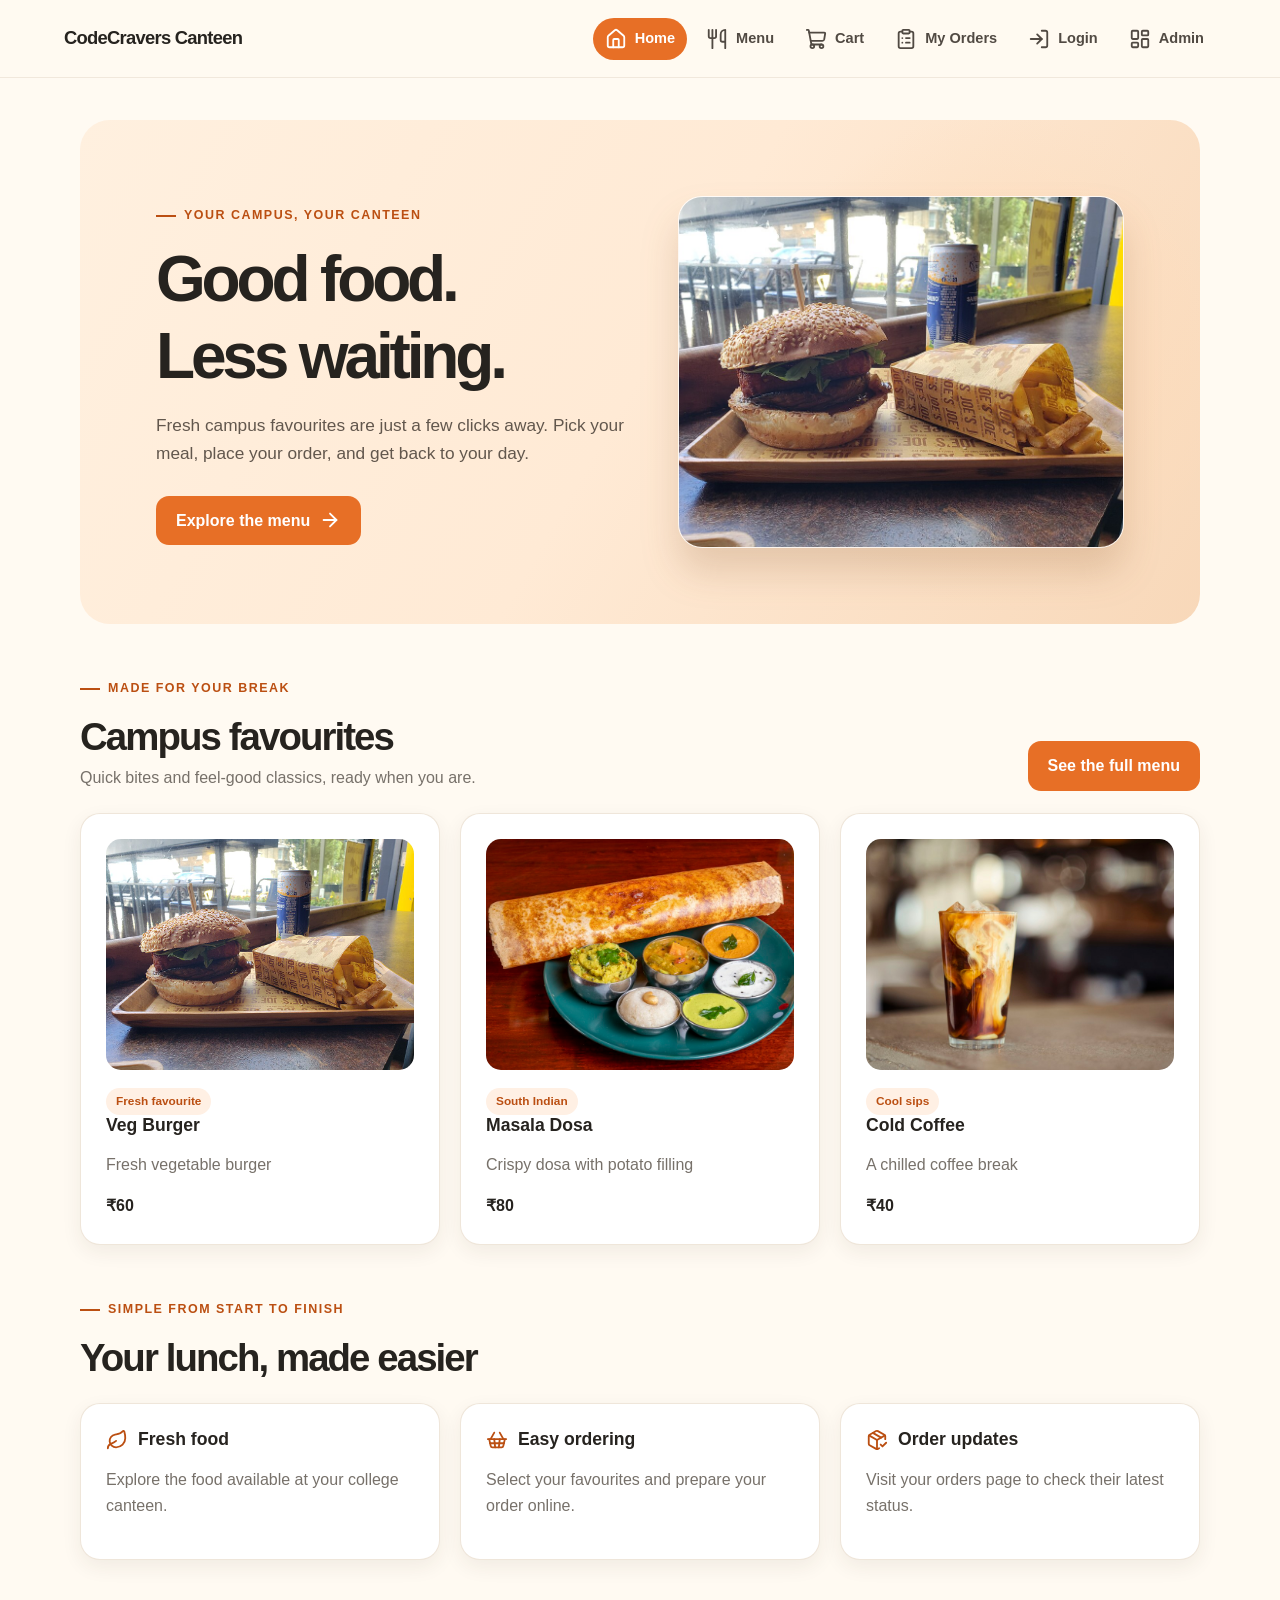
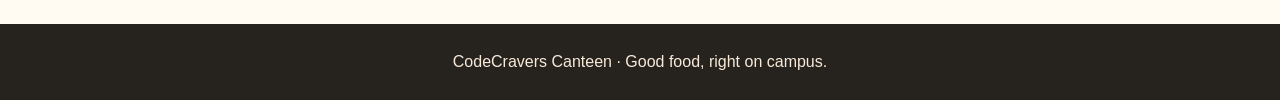
<file: index.html>
<!DOCTYPE html>
<html lang="en">
<head>
    <meta charset="UTF-8">
    <meta name="viewport" content="width=device-width, initial-scale=1.0">
    <meta name="theme-color" content="#fffaf2">
    <title>CodeCravers Canteen | Good food, less waiting</title>
    <link rel="stylesheet" href="site.css">
</head>
<body>
    <header>
        <h1>CodeCravers Canteen</h1>
        <nav aria-label="Main navigation">
            <a href="index.html" aria-current="page">
                <svg class="nav-icon" viewBox="0 0 24 24" aria-hidden="true" focusable="false"><use href="assets/lucide.svg#house"></use></svg>
                Home
            </a>
            <a href="menu.html">
                <svg class="nav-icon" viewBox="0 0 24 24" aria-hidden="true" focusable="false"><use href="assets/lucide.svg#utensils"></use></svg>
                Menu
            </a>
            <a href="cart.html">
                <svg class="nav-icon" viewBox="0 0 24 24" aria-hidden="true" focusable="false"><use href="assets/lucide.svg#shopping-cart"></use></svg>
                Cart
            </a>
            <a href="app/orders">
                <svg class="nav-icon" viewBox="0 0 24 24" aria-hidden="true" focusable="false"><use href="assets/lucide.svg#clipboard-list"></use></svg>
                My Orders
            </a>
            <a href="app/login">
                <svg class="nav-icon" viewBox="0 0 24 24" aria-hidden="true" focusable="false"><use href="assets/lucide.svg#log-in"></use></svg>
                Login
            </a>
            <a href="app/admin">
                <svg class="nav-icon" viewBox="0 0 24 24" aria-hidden="true" focusable="false"><use href="assets/lucide.svg#layout-dashboard"></use></svg>
                Admin
            </a>
        </nav>
    </header>

    <main>
        <section class="hero" aria-labelledby="hero-title">
            <div class="hero-copy">
                <span class="eyebrow">Your campus, your canteen</span>
                <h2 id="hero-title">Good food.<br>Less waiting.</h2>
                <p>Fresh campus favourites are just a few clicks away. Pick your meal, place your order, and get back to your day.</p>
                <a class="button" href="menu.html">
                    Explore the menu
                    <svg class="nav-icon" viewBox="0 0 24 24" aria-hidden="true" focusable="false"><use href="assets/lucide.svg#arrow-right"></use></svg>
                </a>
            </div>
            <div class="hero-art">
                <img class="hero-photo" src="assets/food/veg-burger.jpg" alt="Freshly made burger with crisp lettuce and tomato" fetchpriority="high">
            </div>
        </section>

        <section aria-labelledby="popular-title">
            <div class="section-heading">
                <div>
                    <span class="eyebrow">Made for your break</span>
                    <h2 id="popular-title">Campus favourites</h2>
                    <p>Quick bites and feel-good classics, ready when you are.</p>
                </div>
                <a class="button-link" href="menu.html">See the full menu</a>
            </div>

            <div class="features">
                <article class="card">
                    <div class="food-visual">
                        <img class="food-photo" src="assets/food/veg-burger.jpg" alt="Veg burger with fresh toppings" loading="lazy">
                    </div>
                    <span class="food-category">Fresh favourite</span>
                    <h3>Veg Burger</h3>
                    <p>Fresh vegetable burger</p>
                    <strong>₹60</strong>
                </article>
                <article class="card">
                    <div class="food-visual">
                        <img class="food-photo" src="assets/food/masala-dosa.jpg" alt="Crispy masala dosa served with chutney" loading="lazy">
                    </div>
                    <span class="food-category">South Indian</span>
                    <h3>Masala Dosa</h3>
                    <p>Crispy dosa with potato filling</p>
                    <strong>₹80</strong>
                </article>
                <article class="card">
                    <div class="food-visual">
                        <img class="food-photo" src="assets/food/cold-coffee.jpg" alt="Chilled coffee drink" loading="lazy">
                    </div>
                    <span class="food-category">Cool sips</span>
                    <h3>Cold Coffee</h3>
                    <p>A chilled coffee break</p>
                    <strong>₹40</strong>
                </article>
            </div>
        </section>

        <section aria-labelledby="why-title">
            <div class="section-heading">
                <div>
                    <span class="eyebrow">Simple from start to finish</span>
                    <h2 id="why-title">Your lunch, made easier</h2>
                </div>
            </div>
            <div class="features">
                <article class="card">
                    <h3><svg class="feature-icon" viewBox="0 0 24 24" aria-hidden="true" focusable="false"><use href="assets/lucide.svg#leaf"></use></svg>Fresh food</h3>
                    <p>Explore the food available at your college canteen.</p>
                </article>
                <article class="card">
                    <h3><svg class="feature-icon" viewBox="0 0 24 24" aria-hidden="true" focusable="false"><use href="assets/lucide.svg#shopping-basket"></use></svg>Easy ordering</h3>
                    <p>Select your favourites and prepare your order online.</p>
                </article>
                <article class="card">
                    <h3><svg class="feature-icon" viewBox="0 0 24 24" aria-hidden="true" focusable="false"><use href="assets/lucide.svg#package-check"></use></svg>Order updates</h3>
                    <p>Visit your orders page to check their latest status.</p>
                </article>
            </div>
        </section>
    </main>

    <footer>
        <p>CodeCravers Canteen · Good food, right on campus.</p>
    </footer>
</body>
</html>
</file>
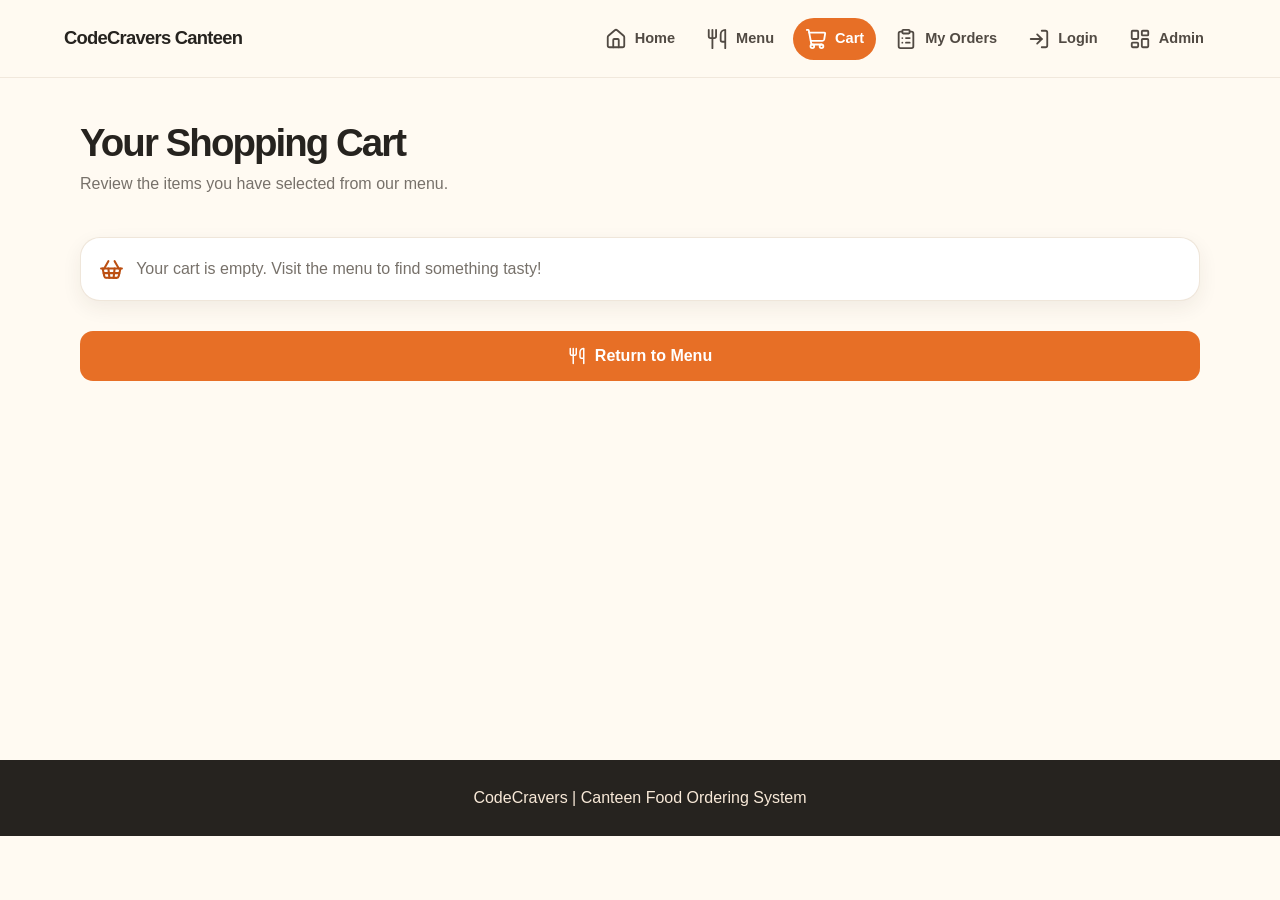
<file: cart.html>
<!DOCTYPE html>
<html lang="en">
<head>
    <meta charset="UTF-8">
    <meta name="viewport" content="width=device-width, initial-scale=1.0">
    <title>Your Cart - CodeCravers Canteen</title>
    <link rel="stylesheet" href="site.css">
</head>
<body>
    <header>
        <h1>CodeCravers Canteen</h1>
        <nav aria-label="Main navigation">
            <a href="index.html">
                <svg class="nav-icon" viewBox="0 0 24 24" aria-hidden="true" focusable="false"><use href="assets/lucide.svg#house"></use></svg>
                Home
            </a>
            <a href="menu.html">
                <svg class="nav-icon" viewBox="0 0 24 24" aria-hidden="true" focusable="false"><use href="assets/lucide.svg#utensils"></use></svg>
                Menu
            </a>
            <a href="cart.html" aria-current="page">
                <svg class="nav-icon" viewBox="0 0 24 24" aria-hidden="true" focusable="false"><use href="assets/lucide.svg#shopping-cart"></use></svg>
                Cart
            </a>
            <a href="app/orders">
                <svg class="nav-icon" viewBox="0 0 24 24" aria-hidden="true" focusable="false"><use href="assets/lucide.svg#clipboard-list"></use></svg>
                My Orders
            </a>
            <a href="app/login">
                <svg class="nav-icon" viewBox="0 0 24 24" aria-hidden="true" focusable="false"><use href="assets/lucide.svg#log-in"></use></svg>
                Login
            </a>
            <a href="app/admin">
                <svg class="nav-icon" viewBox="0 0 24 24" aria-hidden="true" focusable="false"><use href="assets/lucide.svg#layout-dashboard"></use></svg>
                Admin
            </a>
        </nav>
    </header>

    <main>
        <h2>Your Shopping Cart</h2>
        <p class="intro">Review the items you have selected from our menu.</p>

        <p id="cart-message" class="error-message" role="alert" hidden></p>
        <div id="cart-items" class="cart-list" aria-live="polite"></div>
        <div id="cart-summary"></div>
        <div id="checkout-area"></div>
    </main>

    <footer>
        <p>CodeCravers | Canteen Food Ordering System</p>
    </footer>

    <script src="assets/food-images.js"></script>
    <script>
        // Keep using the same key and item fields as the menu page.
        const cartStorageKey = "cart";
        const cartItemsElement = document.getElementById("cart-items");
        const cartSummaryElement = document.getElementById("cart-summary");
        const checkoutAreaElement = document.getElementById("checkout-area");
        const cartMessageElement = document.getElementById("cart-message");

        function makeIcon(name) {
            const svg = document.createElementNS("http://www.w3.org/2000/svg", "svg");
            svg.setAttribute("class", "icon");
            svg.setAttribute("viewBox", "0 0 24 24");
            svg.setAttribute("aria-hidden", "true");
            svg.setAttribute("focusable", "false");
            const use = document.createElementNS("http://www.w3.org/2000/svg", "use");
            use.setAttribute("href", "assets/lucide.svg#" + name);
            svg.appendChild(use);
            return svg;
        }

        function setButtonContent(button, iconName, label) {
            button.append(makeIcon(iconName), document.createTextNode(label));
        }

        function showMessage(message) {
            cartMessageElement.textContent = message;
            cartMessageElement.hidden = false;
        }

        function clearMessage() {
            cartMessageElement.textContent = "";
            cartMessageElement.hidden = true;
        }

        // Read and check saved data before using it to calculate prices.
        function readCart() {
            try {
                const savedCart = localStorage.getItem(cartStorageKey);
                const cart = savedCart ? JSON.parse(savedCart) : [];

                if (!Array.isArray(cart)) {
                    throw new Error("Cart data is not a list.");
                }

                for (const item of cart) {
                    if (!item
                        || typeof item.name !== "string"
                        || !Number.isFinite(item.price)
                        || item.price < 0
                        || !Number.isInteger(item.quantity)
                        || item.quantity < 1) {
                        throw new Error("A cart item has invalid details.");
                    }
                }

                return cart;
            } catch (error) {
                showMessage("The saved cart could not be read. Use Clear Cart to start again.");
                return null;
            }
        }

        // Save changes and redraw the list and total from the saved cart.
        function saveCart(cart) {
            try {
                localStorage.setItem(cartStorageKey, JSON.stringify(cart));
                clearMessage();
                renderCart();
            } catch (error) {
                showMessage("Your cart could not be saved in this browser.");
            }
        }

        function formatPrice(amount) {
            return "₹" + amount.toFixed(2);
        }

        function renderCart() {
            clearMessage();
            cartItemsElement.replaceChildren();
            cartSummaryElement.replaceChildren();
            checkoutAreaElement.replaceChildren();

            const cart = readCart();
            if (cart === null) {
                const clearButton = document.createElement("button");
                clearButton.type = "button";
                clearButton.className = "clear-button";
                setButtonContent(clearButton, "trash", "Clear Cart");
                clearButton.addEventListener("click", clearCart);
                cartSummaryElement.appendChild(clearButton);
                return;
            }

            if (cart.length === 0) {
                const emptyMessage = document.createElement("p");
                emptyMessage.className = "empty-message";
                emptyMessage.append(makeIcon("shopping-basket"),
                    document.createTextNode(" Your cart is empty. Visit the menu to find something tasty!"));
                cartItemsElement.appendChild(emptyMessage);

                const menuLink = document.createElement("a");
                menuLink.className = "button-link";
                menuLink.href = "menu.html";
                setButtonContent(menuLink, "utensils", "Return to Menu");
                cartItemsElement.appendChild(menuLink);
                return;
            }

            let totalPrice = 0;

            // Build each row with textContent so saved names are displayed as text.
            cart.forEach(function (item, index) {
                const itemSubtotal = item.price * item.quantity;
                totalPrice += itemSubtotal;

                const itemCard = document.createElement("section");
                itemCard.className = "cart-item";

                const itemImage = document.createElement("img");
                itemImage.className = "cart-item-image";
                itemImage.src = window.CanteenFoodImages.imageFor(item.name);
                itemImage.alt = item.name;
                itemImage.loading = "lazy";
                itemImage.addEventListener("error", function () {
                    itemImage.hidden = true;
                });

                const itemInformation = document.createElement("div");
                const itemName = document.createElement("h3");
                itemName.className = "item-name";
                itemName.textContent = item.name;

                const itemPrice = document.createElement("p");
                itemPrice.className = "item-details";
                itemPrice.textContent = "Price: " + formatPrice(item.price) + " each";

                const subtotal = document.createElement("p");
                subtotal.className = "item-subtotal";
                subtotal.textContent = "Subtotal: " + formatPrice(itemSubtotal);

                itemInformation.append(itemName, itemPrice, subtotal);

                const controls = document.createElement("div");
                controls.className = "item-controls";

                const decreaseButton = document.createElement("button");
                decreaseButton.type = "button";
                decreaseButton.appendChild(makeIcon("minus"));
                decreaseButton.setAttribute("aria-label", "Decrease quantity of " + item.name);
                decreaseButton.addEventListener("click", function () {
                    changeQuantity(index, -1);
                });

                const quantity = document.createElement("span");
                quantity.className = "quantity";
                quantity.textContent = item.quantity;
                quantity.setAttribute("aria-label", "Quantity");

                const increaseButton = document.createElement("button");
                increaseButton.type = "button";
                increaseButton.appendChild(makeIcon("plus"));
                increaseButton.setAttribute("aria-label", "Increase quantity of " + item.name);
                increaseButton.addEventListener("click", function () {
                    changeQuantity(index, 1);
                });

                const removeButton = document.createElement("button");
                removeButton.type = "button";
                removeButton.className = "remove-button";
                setButtonContent(removeButton, "trash", "Remove");
                removeButton.addEventListener("click", function () {
                    removeItem(index);
                });

                controls.append(decreaseButton, quantity, increaseButton, removeButton);
                itemCard.append(itemImage, itemInformation, controls);
                cartItemsElement.appendChild(itemCard);
            });

            const summary = document.createElement("section");
            summary.className = "cart-summary";

            const total = document.createElement("p");
            total.className = "total";
            total.textContent = "Total: " + formatPrice(totalPrice);

            const actions = document.createElement("div");
            actions.className = "summary-actions";

            const menuLink = document.createElement("a");
            menuLink.className = "button-link";
            menuLink.href = "menu.html";
            setButtonContent(menuLink, "utensils", "Return to Menu");

            const clearButton = document.createElement("button");
            clearButton.type = "button";
            clearButton.className = "clear-button";
            setButtonContent(clearButton, "trash", "Clear Cart");
            clearButton.addEventListener("click", clearCart);

            const loginLink = document.createElement("a");
            loginLink.className = "button-link";
            loginLink.href = "app/login";
            setButtonContent(loginLink, "log-in", "Log in");

            const ordersLink = document.createElement("a");
            ordersLink.className = "button-link";
            ordersLink.href = "app/orders";
            setButtonContent(ordersLink, "clipboard-list", "My Orders");

            actions.append(menuLink, clearButton, loginLink, ordersLink);
            summary.append(total, actions);
            cartSummaryElement.appendChild(summary);

            // The checkout form sends item IDs and quantities, never trusted prices.
            const checkoutForm = document.createElement("form");
            checkoutForm.method = "post";
            checkoutForm.action = "app/checkout";
            checkoutForm.className = "cart-summary";

            let allItemsHaveIds = true;
            cart.forEach(function (item) {
                if (!Number.isInteger(item.foodId) || item.foodId < 1) {
                    allItemsHaveIds = false;
                }

                const foodIdInput = document.createElement("input");
                foodIdInput.type = "hidden";
                foodIdInput.name = "foodId";
                foodIdInput.value = item.foodId || "";

                const quantityInput = document.createElement("input");
                quantityInput.type = "hidden";
                quantityInput.name = "quantity";
                quantityInput.value = item.quantity;

                checkoutForm.append(foodIdInput, quantityInput);
            });

            const paymentLabel = document.createElement("label");
            paymentLabel.textContent = "Payment method ";
            const paymentSelect = document.createElement("select");
            paymentSelect.name = "paymentMethod";

            const cashOption = document.createElement("option");
            cashOption.value = "CASH";
            cashOption.textContent = "Cash";
            const onlineOption = document.createElement("option");
            onlineOption.value = "ONLINE";
            onlineOption.textContent = "Simulated Online (no payment is taken)";
            paymentSelect.append(cashOption, onlineOption);
            paymentLabel.appendChild(paymentSelect);

            const checkoutButton = document.createElement("button");
            checkoutButton.type = "submit";
            setButtonContent(checkoutButton, "shopping-basket", "Place Order");
            checkoutButton.disabled = !allItemsHaveIds;

            checkoutForm.append(paymentLabel, checkoutButton);
            checkoutForm.addEventListener("submit", function (event) {
                event.preventDefault();
                if (!allItemsHaveIds) {
                    showMessage("Return to the database menu and add these items again before checkout.");
                    return;
                }

                checkoutButton.disabled = true;
                showMessage("Checking your student login...");
                fetch("app/checkout-token")
                    .then(function (response) {
                        if (!response.ok) {
                            throw new Error("Log in with a student account before placing an order.");
                        }
                        return response.json();
                    })
                    .then(function (tokens) {
                        ["csrfToken", "checkoutToken"].forEach(function (name) {
                            const input = document.createElement("input");
                            input.type = "hidden";
                            input.name = name;
                            input.value = tokens[name];
                            checkoutForm.appendChild(input);
                        });
                        clearMessage();
                        HTMLFormElement.prototype.submit.call(checkoutForm);
                    })
                    .catch(function (error) {
                        showMessage(error.message);
                        checkoutButton.disabled = false;
                        const loginLink = document.createElement("a");
                        loginLink.href = "app/login";
                        setButtonContent(loginLink, "log-in", " Log in");
                        cartMessageElement.appendChild(loginLink);
                    });
            });
            checkoutAreaElement.appendChild(checkoutForm);
        }

        function changeQuantity(itemIndex, amount) {
            const cart = readCart();
            if (cart === null || !cart[itemIndex]) {
                return;
            }

            cart[itemIndex].quantity += amount;

            // Remove an item when its quantity is reduced below one.
            if (cart[itemIndex].quantity < 1) {
                cart.splice(itemIndex, 1);
            }

            saveCart(cart);
        }

        function removeItem(itemIndex) {
            const cart = readCart();
            if (cart === null) {
                return;
            }

            cart.splice(itemIndex, 1);
            saveCart(cart);
        }

        function clearCart() {
            try {
                localStorage.removeItem(cartStorageKey);
                clearMessage();
                renderCart();
            } catch (error) {
                showMessage("The cart could not be cleared in this browser.");
            }
        }

        renderCart();
    </script>
</body>
</html>
</file>
<file: site.css>
:root {
    color-scheme: light;
    --orange: #e76f26;
    --orange-dark: #bb4f12;
    --orange-soft: #fff0e4;
    --cream: #fffaf2;
    --paper: #ffffff;
    --charcoal: #26231f;
    --muted: #77716a;
    --line: #eee4d7;
    --green: #28734a;
    --green-soft: #eaf6ed;
    --red: #b9382b;
    --shadow: 0 14px 38px rgba(53, 41, 26, 0.09);
    --shadow-small: 0 7px 20px rgba(53, 41, 26, 0.07);
    --radius: 20px;
}

* {
    box-sizing: border-box;
}

html {
    scroll-behavior: smooth;
}

body {
    margin: 0;
    background: var(--cream);
    color: var(--charcoal);
    font-family: "DM Sans", "Segoe UI", Arial, sans-serif;
    line-height: 1.6;
}

h1,
h2,
h3,
h4 {
    margin-top: 0;
    color: var(--charcoal);
    font-family: "Plus Jakarta Sans", "Segoe UI", Arial, sans-serif;
    line-height: 1.2;
}

a {
    color: var(--orange-dark);
}

a:focus-visible,
button:focus-visible,
input:focus-visible,
select:focus-visible {
    outline: 3px solid #f2a06e;
    outline-offset: 3px;
}

header {
    position: relative;
    z-index: 2;
    display: flex;
    min-height: 78px;
    align-items: center;
    justify-content: space-between;
    gap: 24px;
    padding: 13px max(5vw, calc((100vw - 1180px) / 2));
    border-bottom: 1px solid rgba(238, 228, 215, 0.8);
    background: rgba(255, 250, 242, 0.96);
}

header h1 {
    margin: 0;
    color: var(--charcoal);
    font-size: 1.15rem;
    font-weight: 800;
    letter-spacing: -0.04em;
}

nav {
    display: flex;
    flex-wrap: wrap;
    align-items: center;
    justify-content: flex-end;
    gap: 7px;
}

nav a {
    display: inline-flex;
    min-height: 42px;
    align-items: center;
    gap: 8px;
    padding: 8px 12px;
    border-radius: 999px;
    color: #514a43;
    font-size: 0.91rem;
    font-weight: 600;
    text-decoration: none;
    transition: background-color 160ms ease, color 160ms ease, transform 160ms ease;
}

nav a:hover {
    transform: translateY(-1px);
    background: var(--orange-soft);
    color: var(--orange-dark);
}

nav a[aria-current="page"] {
    background: var(--orange);
    color: white;
}

.nav-icon {
    display: inline-block;
    width: 22px;
    height: 22px;
    flex: 0 0 22px;
    fill: none;
    stroke: currentColor;
    stroke-linecap: round;
    stroke-linejoin: round;
    stroke-width: 2;
    vertical-align: middle;
}

.icon {
    display: inline-block;
    width: 18px;
    height: 18px;
    flex: 0 0 18px;
    fill: none;
    stroke: currentColor;
    stroke-linecap: round;
    stroke-linejoin: round;
    stroke-width: 2;
    vertical-align: middle;
}

.nav-icon use,
.icon use,
.feature-icon use,
.field-icon use,
.heading-icon use {
    pointer-events: none;
}

nav a:hover .nav-icon,
nav a[aria-current="page"] .nav-icon {
    color: var(--orange-dark);
}

nav a[aria-current="page"] .nav-icon {
    color: white;
}

.button .icon,
button .icon,
.button-link .icon {
    color: currentColor;
}

[hidden] {
    display: none !important;
}

.sr-only {
    position: absolute;
    display: block;
    width: 1px;
    height: 1px;
    padding: 0;
    margin: -1px;
    overflow: hidden;
    border: 0;
    clip: rect(0, 0, 0, 0);
    white-space: nowrap;
    clip-path: inset(50%);
}

main {
    width: min(1120px, 90%);
    min-height: 64vh;
    margin: 42px auto 64px;
}

.eyebrow {
    display: inline-flex;
    align-items: center;
    gap: 8px;
    margin-bottom: 15px;
    color: var(--orange-dark);
    font-size: 0.78rem;
    font-weight: 800;
    letter-spacing: 0.12em;
    text-transform: uppercase;
}

.eyebrow::before {
    width: 20px;
    height: 2px;
    background: currentColor;
    content: "";
}

.hero {
    position: relative;
    display: grid;
    min-height: 440px;
    overflow: hidden;
    grid-template-columns: 1.05fr 0.95fr;
    align-items: center;
    gap: 30px;
    margin: 32px auto 0;
    padding: clamp(30px, 6vw, 76px);
    border-radius: 30px;
    background:
        radial-gradient(circle at 82% 48%, rgba(255, 219, 184, 0.9), transparent 26%),
        linear-gradient(120deg, #fff0df 0%, #ffead5 50%, #f8d8b9 100%);
}

.hero-copy {
    position: relative;
    z-index: 1;
}

.hero h2 {
    max-width: 610px;
    margin-bottom: 18px;
    font-size: clamp(2.5rem, 5vw, 4.45rem);
    font-weight: 800;
    letter-spacing: -0.065em;
}

.hero p {
    max-width: 490px;
    margin: 0 0 28px;
    color: #62574d;
    font-size: 1.08rem;
}

.hero-art {
    min-height: 0;
    overflow: hidden;
    border: 1px solid rgba(255, 255, 255, 0.65);
    border-radius: 24px;
    filter: drop-shadow(0 24px 18px rgba(123, 64, 22, 0.18));
    background: rgba(255, 255, 255, 0.42);
}

.hero-photo {
    display: block;
    width: 100%;
    height: clamp(250px, 30vw, 350px);
    object-fit: cover;
}

.button,
button,
.button-link {
    display: inline-flex;
    min-height: 46px;
    align-items: center;
    justify-content: center;
    gap: 9px;
    padding: 11px 19px;
    border: 1px solid transparent;
    border-radius: 13px;
    background: var(--orange);
    color: white;
    cursor: pointer;
    font: inherit;
    font-weight: 700;
    text-align: center;
    text-decoration: none;
    transition: background-color 160ms ease, box-shadow 160ms ease, transform 160ms ease;
}

.button:hover,
button:hover,
.button-link:hover {
    transform: translateY(-2px);
    background: var(--orange-dark);
    box-shadow: 0 8px 18px rgba(231, 111, 38, 0.22);
}

button:disabled {
    transform: none;
    background: #b9b1a8;
    box-shadow: none;
    cursor: not-allowed;
}

.section-heading {
    display: flex;
    align-items: end;
    justify-content: space-between;
    gap: 18px;
    margin: 48px 0 22px;
}

.section-heading h2,
main > h2 {
    margin: 0;
    font-size: clamp(1.8rem, 3vw, 2.45rem);
    font-weight: 800;
    letter-spacing: -0.05em;
}

.section-heading p,
.intro {
    margin: 5px 0 0;
    color: var(--muted);
}

.features,
.menu-container,
.card-list {
    display: grid;
    grid-template-columns: repeat(3, minmax(0, 1fr));
    gap: 20px;
}

.card,
.food-card,
.cart-item,
.cart-summary,
.empty-message,
.error-message {
    border: 1px solid rgba(238, 228, 215, 0.92);
    border-radius: var(--radius);
    background: var(--paper);
    box-shadow: var(--shadow-small);
}

.card {
    padding: 25px;
    transition: box-shadow 180ms ease, transform 180ms ease;
}

.card:hover,
.food-card:hover {
    transform: translateY(-4px);
    box-shadow: var(--shadow);
}

.card h3,
.food-card h3 {
    margin-bottom: 9px;
    font-size: 1.1rem;
}

.card h3 {
    display: flex;
    align-items: center;
    gap: 10px;
}

.feature-icon {
    width: 22px;
    height: 22px;
    flex: 0 0 22px;
    fill: none;
    stroke: var(--orange-dark);
    stroke-linecap: round;
    stroke-linejoin: round;
    stroke-width: 2;
}

.card p,
.food-card p {
    color: var(--muted);
}

.food-card {
    position: relative;
    display: flex;
    min-width: 0;
    flex-direction: column;
    align-items: flex-start;
    padding: 17px;
    text-align: left;
    transition: box-shadow 180ms ease, transform 180ms ease;
}

.food-visual {
    width: 100%;
    aspect-ratio: 4 / 3;
    min-height: 0;
    margin-bottom: 17px;
    overflow: hidden;
    border-radius: 15px;
    background: linear-gradient(145deg, #fff0df, #f7ddc4);
}

.food-photo {
    display: block;
    width: 100%;
    height: 100%;
    object-fit: cover;
}

.food-category {
    display: inline-flex;
    padding: 4px 10px;
    border-radius: 999px;
    background: var(--orange-soft);
    color: var(--orange-dark) !important;
    font-size: 0.74rem;
    font-weight: 700;
}

.food-card h3 {
    margin: 5px 0 7px;
}

.food-card > p:not(.price):not(.food-category) {
    min-height: 26px;
    margin: 0 0 13px;
    font-size: 0.92rem;
}

.food-card .price {
    margin: auto 0 13px;
    color: var(--charcoal);
    font-size: 1.25rem;
    font-weight: 800;
}

.food-card button {
    width: 100%;
}

.food-card button .icon {
    color: white;
}

.feature-icon,
.field-icon,
.heading-icon {
    width: 22px;
    height: 22px;
    flex: 0 0 22px;
    fill: none;
    stroke: currentColor;
    stroke-linecap: round;
    stroke-linejoin: round;
    stroke-width: 2;
    vertical-align: middle;
}

.feature-icon,
.heading-icon {
    color: var(--orange-dark);
}

.heading-icon {
    margin-right: 8px;
}

.field-icon {
    width: 18px;
    height: 18px;
    flex-basis: 18px;
    margin-right: 6px;
    color: var(--orange-dark);
}

.availability {
    margin: 0 0 12px !important;
    color: var(--green) !important;
    font-size: 0.82rem !important;
    font-weight: 700;
}

.availability.unavailable {
    color: var(--red) !important;
}

.menu-tools {
    display: flex;
    flex-wrap: wrap;
    align-items: center;
    justify-content: space-between;
    gap: 14px;
    margin: 26px 0 8px;
}

.menu-search {
    width: min(100%, 390px);
}

.menu-search input {
    width: 100%;
    min-height: 46px;
    padding: 10px 15px;
    border: 1px solid var(--line);
    border-radius: 13px;
    background: white;
    color: var(--charcoal);
    font: inherit;
}

.menu-search {
    position: relative;
}

.menu-search .search-icon {
    position: absolute;
    z-index: 1;
    top: 50%;
    left: 14px;
    width: 20px;
    height: 20px;
    color: var(--muted);
    pointer-events: none;
    transform: translateY(-50%);
}

.menu-search input {
    padding-left: 43px;
}

.menu-categories {
    display: flex;
    flex-wrap: wrap;
    gap: 8px;
}

.category-chip {
    display: inline-flex;
    align-items: center;
    gap: 7px;
    min-height: 38px;
    padding: 7px 14px;
    border: 1px solid var(--line);
    border-radius: 999px;
    background: white;
    color: #5f574f;
    font-size: 0.87rem;
    font-weight: 700;
    cursor: pointer;
    transition: background-color 160ms ease, color 160ms ease;
}

.category-chip:hover,
.category-chip[aria-pressed="true"] {
    background: var(--charcoal);
    color: white;
}

.category-chip .icon {
    width: 17px;
    height: 17px;
    flex-basis: 17px;
}

.category-chip:hover .icon,
.category-chip[aria-pressed="true"] .icon {
    color: var(--orange);
}

#menu-message {
    min-height: 27px;
    color: var(--muted);
}

.menu-source-message,
.menu-action-message {
    margin: 8px 0;
    color: var(--muted);
    font-size: 0.92rem;
}

.food-source-badge {
    display: inline-flex;
    align-items: center;
    gap: 6px;
    margin-top: 8px;
    color: var(--muted);
    font-size: 0.78rem;
    font-weight: 700;
}

.menu-source-message {
    padding: 10px 13px;
    border: 1px solid var(--line);
    border-radius: 12px;
    background: rgba(255, 255, 255, 0.72);
}

.menu-action-message:not(:empty) {
    color: var(--orange-dark);
    font-weight: 700;
}

footer {
    margin-top: 48px;
    padding: 25px 5%;
    background: var(--charcoal);
    color: #f8e9d8;
    text-align: center;
}

footer p {
    margin: 0;
}

/* Cart page */
.cart-list {
    display: grid;
    gap: 14px;
    margin: 24px 0;
}

.cart-item {
    display: grid;
    grid-template-columns: 96px minmax(0, 1fr) auto;
    align-items: center;
    gap: 18px;
    padding: 20px 22px;
}

.cart-item-image {
    display: block;
    width: 96px;
    aspect-ratio: 1;
    border-radius: 14px;
    object-fit: cover;
    background: linear-gradient(145deg, #fff0df, #f7ddc4);
}

.item-name {
    margin: 0 0 7px;
    color: var(--charcoal);
    font-size: 1.12rem;
}

.item-details {
    margin: 0;
    color: var(--muted);
}

.item-subtotal {
    margin: 7px 0 0;
    font-weight: 700;
}

.item-controls {
    display: flex;
    flex-wrap: wrap;
    align-items: center;
    justify-content: flex-end;
    gap: 8px;
}

.item-controls button {
    min-width: 42px;
    min-height: 42px;
    padding: 8px 12px;
}

.quantity {
    min-width: 28px;
    text-align: center;
    font-weight: 800;
}

.remove-button,
.clear-button {
    border-color: #f3d5cf;
    background: #fff4f1;
    color: var(--red);
}

.remove-button:hover,
.clear-button:hover {
    background: #fbe1dc;
    color: #84251d;
    box-shadow: none;
}

.cart-summary {
    display: flex;
    flex-wrap: wrap;
    align-items: center;
    justify-content: space-between;
    gap: 16px;
    padding: 20px 22px;
}

.total {
    margin: 0;
    color: var(--charcoal);
    font-size: 1.35rem;
    font-weight: 800;
}

.summary-actions {
    display: flex;
    flex-wrap: wrap;
    gap: 9px;
}

.empty-message,
.error-message {
    padding: 18px;
}

.empty-message {
    color: var(--muted);
    background: #fff;
}

.empty-message .icon {
    width: 25px;
    height: 25px;
    flex-basis: 25px;
    margin-right: 8px;
    color: var(--orange-dark);
}

.error-message {
    border-color: #f0c9c3;
    background: #fff4f1;
    color: var(--red);
}

#checkout-area {
    margin-top: 15px;
}

#checkout-area form {
    justify-content: flex-start;
}

#checkout-area label {
    display: flex;
    flex-wrap: wrap;
    align-items: center;
    gap: 10px;
    font-weight: 700;
}

select,
input {
    min-height: 42px;
    padding: 9px 12px;
    border: 1px solid var(--line);
    border-radius: 10px;
    background: white;
    color: var(--charcoal);
    font: inherit;
}

/* Servlet-generated account, order, bill and dashboard pages */
.server-page header {
    flex-wrap: wrap;
}

.server-page main {
    width: min(960px, 90%);
}

.server-page main > h2 {
    margin-bottom: 22px;
}

.server-page .card-list {
    grid-template-columns: repeat(auto-fit, minmax(250px, 1fr));
    margin: 16px 0 30px;
}

.server-page .card {
    overflow-wrap: anywhere;
}

.server-page .card h3,
.server-page .card h4 {
    margin-bottom: 12px;
}

.server-page .card > p:last-child {
    margin-bottom: 0;
}

.server-page form {
    margin: 12px 0;
}

.server-page form label {
    display: block;
    margin: 13px 0;
    color: #514a43;
    font-weight: 700;
}

.server-page form label .field-icon {
    display: inline-block;
    vertical-align: -4px;
}

.server-page form input,
.server-page form select {
    display: block;
    width: min(100%, 420px);
    margin-top: 5px;
}

.server-page form input[type="hidden"] {
    display: none;
}

.server-page .message {
    padding: 12px 15px;
    border: 1px solid #f3d1b6;
    border-radius: 12px;
    background: var(--orange-soft);
    color: #8f3d0d;
}

.server-page a {
    font-weight: 700;
}

.server-page main > p:only-of-type {
    padding: 16px;
    border: 1px solid var(--line);
    border-radius: 14px;
    background: var(--paper);
    color: var(--muted);
}

@media (max-width: 760px) {
    header {
        flex-direction: column;
        align-items: flex-start;
        gap: 10px;
        padding: 15px 5%;
    }

    nav {
        width: 100%;
        justify-content: flex-start;
        gap: 2px;
    }

    nav a {
        min-height: 38px;
        padding: 7px 9px;
        font-size: 0.84rem;
    }

    .hero {
        min-height: auto;
        grid-template-columns: 1fr;
        gap: 0;
        margin-top: 18px;
        padding: 34px 25px;
        border-radius: 22px;
    }

    .hero-art {
        min-height: 0;
    }

    .hero-photo {
        height: clamp(200px, 45vw, 300px);
    }

    main {
        width: 92%;
        margin-top: 28px;
    }

    .features,
    .menu-container {
        grid-template-columns: repeat(2, minmax(0, 1fr));
        gap: 13px;
    }

    .food-card {
        padding: 12px;
    }

    .food-visual {
        min-height: 0;
    }
}

@media (max-width: 520px) {
    nav a {
        gap: 5px;
        padding: 6px 7px;
        font-size: 0.78rem;
    }

    .nav-icon {
        width: 20px;
        height: 20px;
        flex-basis: 20px;
    }

    .features,
    .menu-container {
        grid-template-columns: 1fr;
    }

    .food-card {
        display: flex;
        align-items: flex-start;
    }

    .food-visual {
        aspect-ratio: 16 / 9;
        min-height: 0;
        margin: 0 0 12px;
        border-radius: 13px;
    }

    .food-card h3 {
        margin: 0;
    }

    .food-card > p:not(.price):not(.food-category) {
        min-height: 0;
        margin: 2px 0;
    }

    .food-card .price {
        margin: 3px 0;
    }

    .food-card button {
        min-height: 40px;
        padding: 8px 12px;
    }

    .section-heading {
        align-items: flex-start;
        flex-direction: column;
        margin-top: 35px;
    }

    .menu-tools {
        align-items: stretch;
        flex-direction: column;
    }

    .menu-search {
        width: 100%;
    }

    .cart-item {
        grid-template-columns: 72px minmax(0, 1fr);
        padding: 17px;
    }

    .cart-item-image {
        width: 72px;
    }

    .item-controls {
        grid-column: 2;
    }

    .item-controls {
        justify-content: flex-start;
    }

    .cart-summary {
        align-items: stretch;
        flex-direction: column;
        padding: 17px;
    }

    .summary-actions > * {
        flex: 1 1 auto;
    }
}

@media (prefers-reduced-motion: reduce) {
    *,
    *::before,
    *::after {
        scroll-behavior: auto !important;
        animation-duration: 0.01ms !important;
        animation-iteration-count: 1 !important;
        transition-duration: 0.01ms !important;
    }
}
</file>
